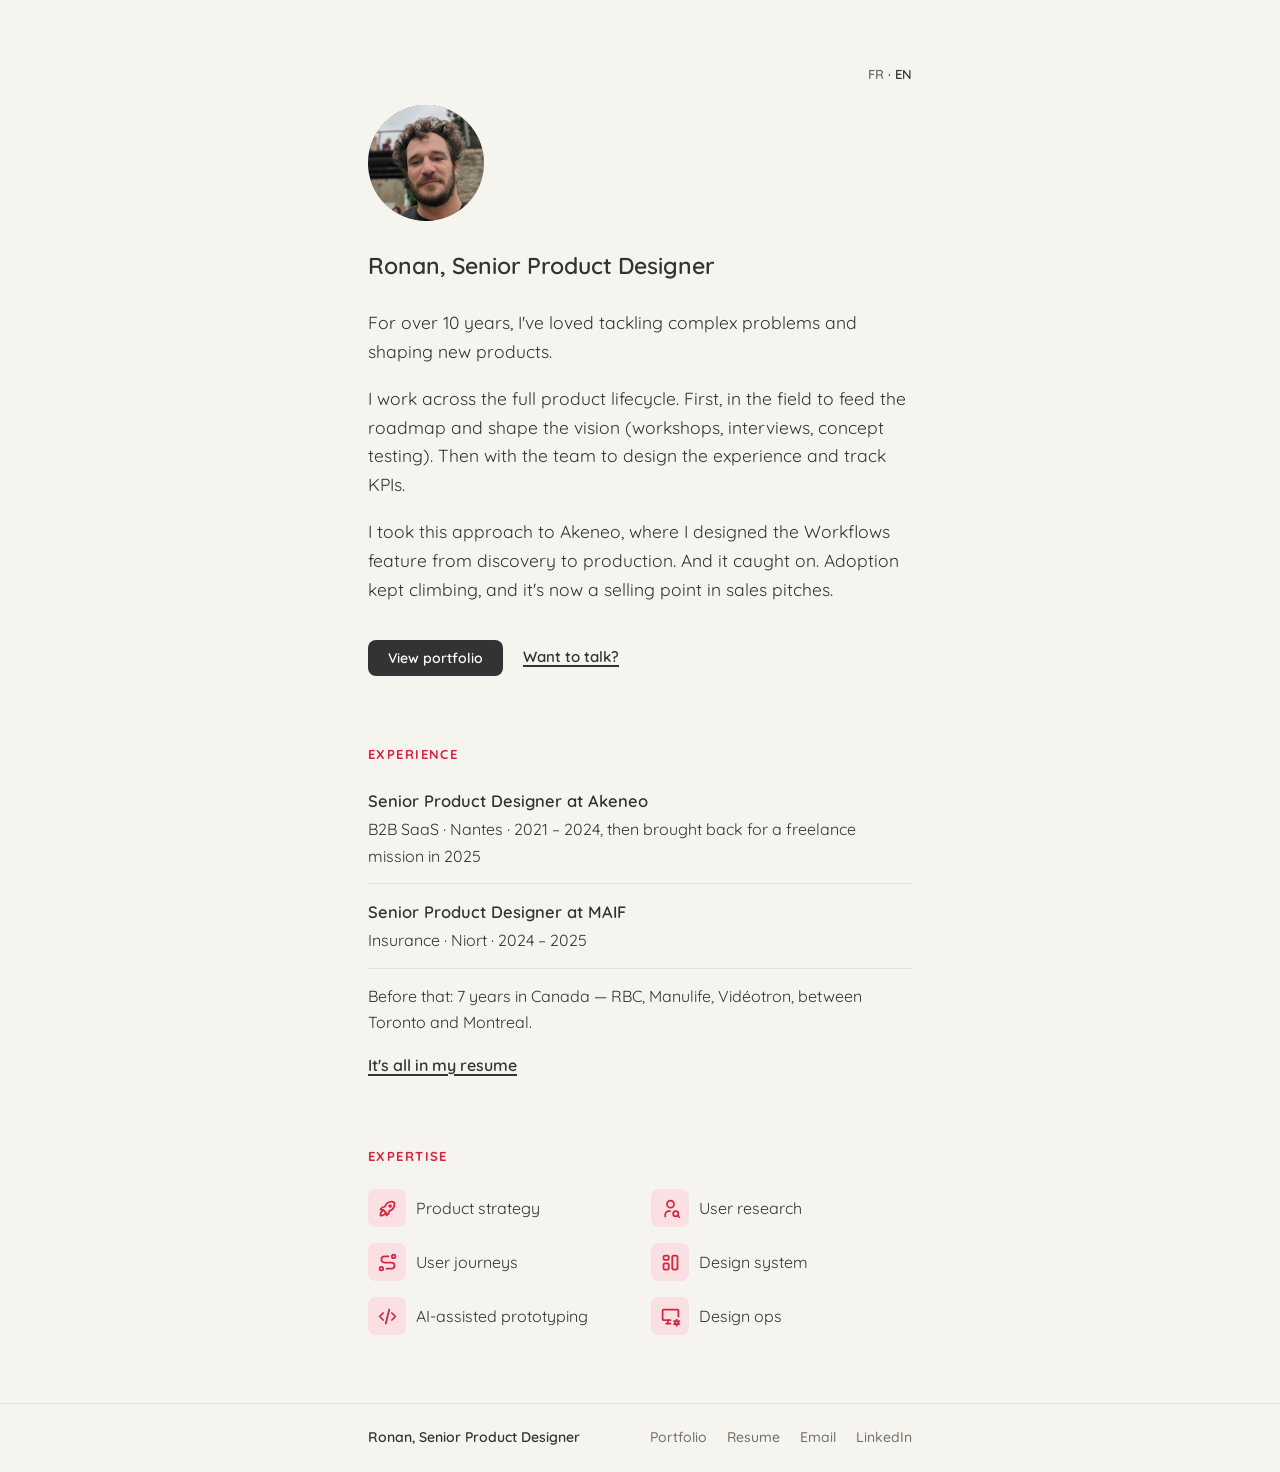
<file: index.html>
<!DOCTYPE html>
<html lang="en">
<head>
  <meta charset="UTF-8">
  <meta name="viewport" content="width=device-width, initial-scale=1.0">
  <title>Redirecting…</title>
  <meta http-equiv="refresh" content="0; url=./en/">
  <script>
    (function () {
      const preferredLanguages = Array.isArray(navigator.languages)
        ? navigator.languages
        : [navigator.language || navigator.userLanguage || 'en'];

      const prefersFrench = preferredLanguages.some((language) =>
        (language || '').toLowerCase().startsWith('fr')
      );

      const target = prefersFrench ? './fr/' : './en/';
      window.location.replace(target);
    })();
  </script>
</head>
<body>
  <p>Redirecting…</p>
</body>
</html>
</file>
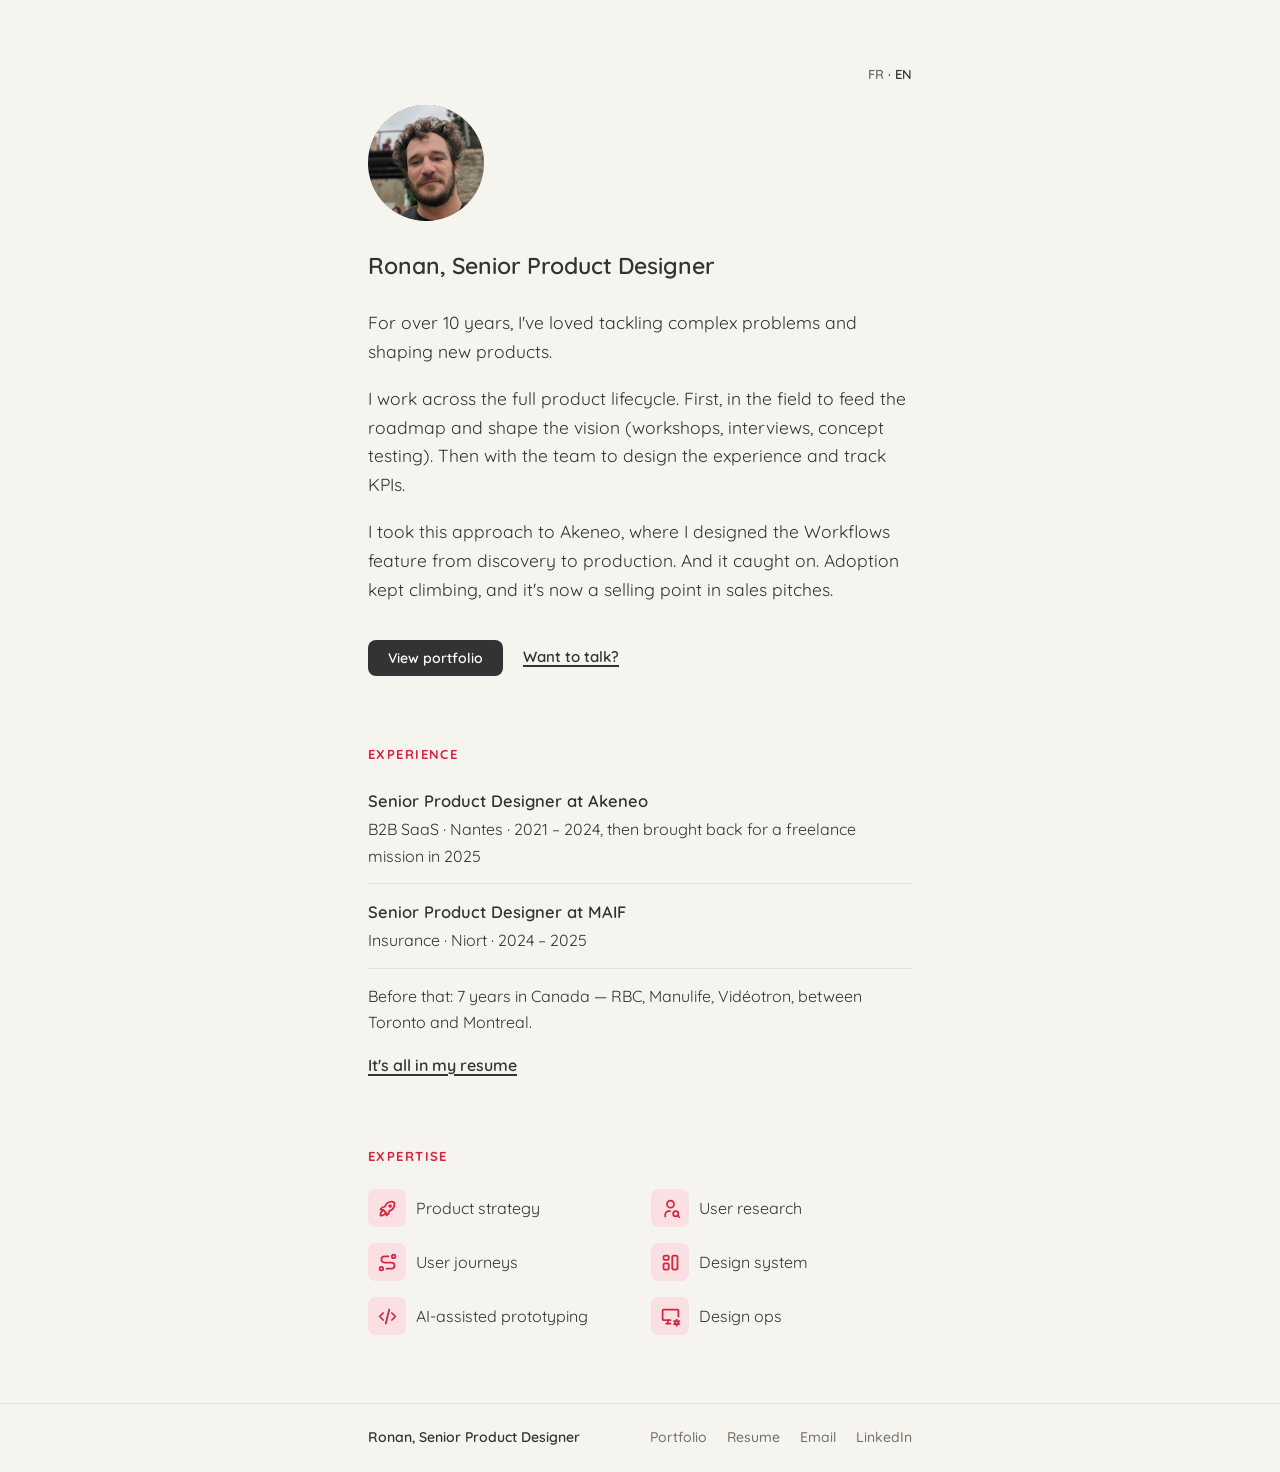
<file: en/index.html>
<!DOCTYPE html>
<html lang="en">
<head>
  <meta charset="UTF-8">
  <meta name="viewport" content="width=device-width, initial-scale=1.0">
  <title>Ronan Le Morvan — Senior Product Designer</title>
  <meta name="description" content="Senior product designer. I tackle complex problems and shape new products.">

  <link rel="icon" href="../favicon.svg" type="image/svg+xml">

  <!-- Social share preview -->
  <meta property="og:type" content="website">
  <meta property="og:title" content="Ronan, Senior Product Designer">
  <meta property="og:description" content="Senior product designer. I tackle complex problems and shape new products.">
  <meta property="og:image" content="https://www.ronanlemorvan.com/og-en.png">
  <meta property="og:url" content="https://www.ronanlemorvan.com/en/">
  <meta name="twitter:card" content="summary_large_image">
  <meta name="twitter:title" content="Ronan, Senior Product Designer">
  <meta name="twitter:description" content="Senior product designer. I tackle complex problems and shape new products.">
  <meta name="twitter:image" content="https://www.ronanlemorvan.com/og-en.png">
  <link rel="preconnect" href="https://fonts.googleapis.com">
  <link rel="preconnect" href="https://fonts.gstatic.com" crossorigin>
  <link href="https://fonts.googleapis.com/css2?family=Quicksand:wght@400;500;600;700&display=swap" rel="stylesheet">
  <link rel="stylesheet" href="../styles.css">
</head>
<body class="home">
  <main class="page">
    <div class="lang"><a href="../fr/">FR</a> · <span class="active">EN</span></div>
    <img class="photo" src="../photo.png" alt="Ronan Le Morvan">
    <h1>Ronan, Senior Product Designer</h1>

    <p class="prose">For over 10 years, I've loved tackling complex problems and shaping new products.</p>
    <p class="prose">I work across the full product lifecycle. First, in the field to feed the roadmap and shape the vision (workshops, interviews, concept testing). Then with the team to design the experience and track KPIs.</p>
    <p class="prose">I took this approach to Akeneo, where I designed the Workflows feature from discovery to production. And it caught on. Adoption kept climbing, and it's now a selling point in sales pitches.</p>

    <div class="top-cta">
      <a class="btn" href="portfolio/">View portfolio</a>
      <a class="link" href="mailto:ronan.lemorvan@gmail.com?subject=An%20opportunity%20for%20you">Want to talk?</a>
    </div>

    <section>
      <h2>Experience</h2>
      <ul class="xp">
        <li>
          <span class="role">Senior Product Designer at Akeneo</span>
          B2B SaaS · Nantes · 2021 – 2024, then brought back for a freelance mission in 2025
        </li>
        <li>
          <span class="role">Senior Product Designer at MAIF</span>
          Insurance · Niort · 2024 – 2025
        </li>
        <li class="muted">
          Before that: 7 years in Canada — RBC, Manulife, Vidéotron, between Toronto and Montreal.<br><a class="cvlink" href="Resume_Ronan_Le_Morvan_Product_designer_EN.pdf" target="_blank" rel="noopener">It's all in my resume</a>
        </li>
      </ul>
    </section>

    <section>
      <h2>Expertise</h2>
      <div class="skills">
        <div class="skill">
          <span class="ico"><svg width="15" height="15" viewBox="0 0 24 24" fill="none" stroke="currentColor" stroke-width="2" stroke-linecap="round" stroke-linejoin="round"><path d="M4 13a8 8 0 0 1 7 7a6 6 0 0 0 3 -5a9 9 0 0 0 6 -8a3 3 0 0 0 -3 -3a9 9 0 0 0 -8 6a6 6 0 0 0 -5 3" /><path d="M7 14a6 6 0 0 0 -3 6a6 6 0 0 0 6 -3" /><path d="M14 9a1 1 0 1 0 2 0a1 1 0 1 0 -2 0" /></svg></span>
          Product strategy
        </div>
        <div class="skill">
          <span class="ico"><svg width="15" height="15" viewBox="0 0 24 24" fill="none" stroke="currentColor" stroke-width="2" stroke-linecap="round" stroke-linejoin="round"><path d="M8 7a4 4 0 1 0 8 0a4 4 0 0 0 -8 0" /><path d="M6 21v-2a4 4 0 0 1 4 -4h1.5" /><path d="M15 18a3 3 0 1 0 6 0a3 3 0 1 0 -6 0" /><path d="M20.2 20.2l1.8 1.8" /></svg></span>
          User research
        </div>
        <div class="skill">
          <span class="ico"><svg width="15" height="15" viewBox="0 0 24 24" fill="none" stroke="currentColor" stroke-width="2" stroke-linecap="round" stroke-linejoin="round"><path d="M3 19a2 2 0 1 0 4 0a2 2 0 0 0 -4 0" /><path d="M19 7a2 2 0 1 0 0 -4a2 2 0 0 0 0 4" /><path d="M11 19h5.5a3.5 3.5 0 0 0 0 -7h-8a3.5 3.5 0 0 1 0 -7h4.5" /></svg></span>
          User journeys
        </div>
        <div class="skill">
          <span class="ico"><svg width="15" height="15" viewBox="0 0 24 24" fill="none" stroke="currentColor" stroke-width="2" stroke-linecap="round" stroke-linejoin="round"><path d="M4 6a2 2 0 0 1 2 -2h2a2 2 0 0 1 2 2v1a2 2 0 0 1 -2 2h-2a2 2 0 0 1 -2 -2l0 -1" /><path d="M4 15a2 2 0 0 1 2 -2h2a2 2 0 0 1 2 2v3a2 2 0 0 1 -2 2h-2a2 2 0 0 1 -2 -2l0 -3" /><path d="M14 6a2 2 0 0 1 2 -2h2a2 2 0 0 1 2 2v12a2 2 0 0 1 -2 2h-2a2 2 0 0 1 -2 -2l0 -12" /></svg></span>
          Design system
        </div>
        <div class="skill">
          <span class="ico"><svg width="15" height="15" viewBox="0 0 24 24" fill="none" stroke="currentColor" stroke-width="2" stroke-linecap="round" stroke-linejoin="round"><path d="M7 8l-4 4l4 4" /><path d="M17 8l4 4l-4 4" /><path d="M14 4l-4 16" /></svg></span>
          AI-assisted prototyping
        </div>
        <div class="skill">
          <span class="ico"><svg width="15" height="15" viewBox="0 0 24 24" fill="none" stroke="currentColor" stroke-width="2" stroke-linecap="round" stroke-linejoin="round"><path d="M12 16h-8a1 1 0 0 1 -1 -1v-10a1 1 0 0 1 1 -1h16a1 1 0 0 1 1 1v7" /><path d="M7 20h5" /><path d="M9 16v4" /><path d="M17.001 19a2 2 0 1 0 4 0a2 2 0 1 0 -4 0" /><path d="M19.001 15.5v1.5" /><path d="M19.001 21v1.5" /><path d="M22.032 17.25l-1.299 .75" /><path d="M17.27 20l-1.3 .75" /><path d="M15.97 17.25l1.3 .75" /><path d="M20.733 20l1.3 .75" /></svg></span>
          Design ops
        </div>
      </div>
    </section>

  </main>

  <footer>
    <div class="foot-inner">
      <a class="foot-name" href="./">Ronan, Senior Product Designer</a>
      <div class="foot-links">
        <a href="portfolio/">Portfolio</a>
        <a href="Resume_Ronan_Le_Morvan_Product_designer_EN.pdf" target="_blank" rel="noopener">Resume</a>
        <a href="mailto:ronan.lemorvan@gmail.com">Email</a>
        <a href="https://www.linkedin.com/in/ronanlemorvan" target="_blank" rel="noopener">LinkedIn</a>
      </div>
    </div>
  </footer>
</body>
</html>
</file>
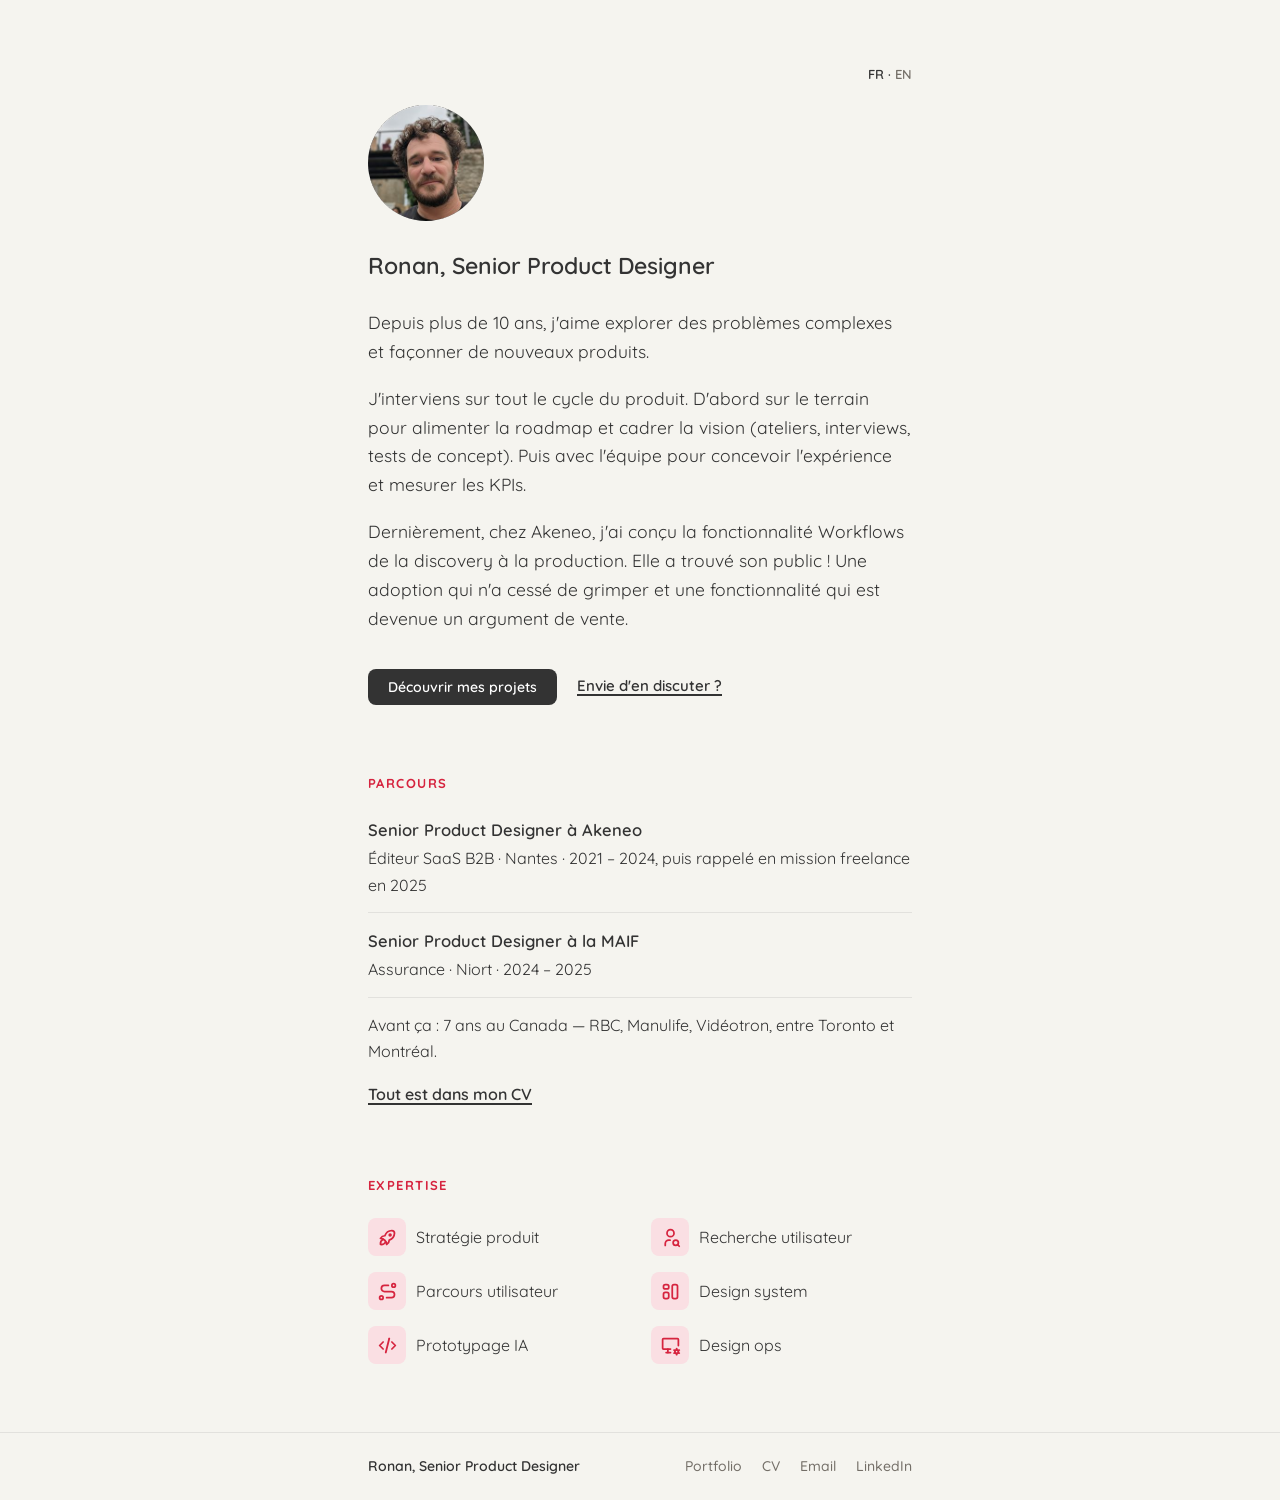
<file: fr/index.html>
<!DOCTYPE html>
<html lang="fr">
<head>
  <meta charset="UTF-8">
  <meta name="viewport" content="width=device-width, initial-scale=1.0">
  <title>Ronan Le Morvan — Senior Product Designer</title>
  <meta name="description" content="Senior Product Designer. Je traduis des problématiques métier complexes en expériences simples et efficaces.">

  <link rel="icon" href="../favicon.svg" type="image/svg+xml">

  <!-- Aperçu de partage (LinkedIn, Slack, mail…) -->
  <meta property="og:type" content="website">
  <meta property="og:title" content="Ronan, Senior Product Designer">
  <meta property="og:description" content="Senior Product Designer — je traduis des problématiques métier complexes en expériences simples et efficaces.">
  <meta property="og:image" content="https://www.ronanlemorvan.com/fr/og.png">
  <meta property="og:url" content="https://www.ronanlemorvan.com/fr/">
  <meta name="twitter:card" content="summary_large_image">
  <meta name="twitter:title" content="Ronan, Senior Product Designer">
  <meta name="twitter:description" content="Senior Product Designer — je traduis des problématiques métier complexes en expériences simples et efficaces.">
  <meta name="twitter:image" content="https://www.ronanlemorvan.com/fr/og.png">
  <link rel="preconnect" href="https://fonts.googleapis.com">
  <link rel="preconnect" href="https://fonts.gstatic.com" crossorigin>
  <link href="https://fonts.googleapis.com/css2?family=Quicksand:wght@400;500;600;700&display=swap" rel="stylesheet">
  <link rel="stylesheet" href="../styles.css">
</head>
<body class="home">
  <main class="page">
    <div class="lang"><span class="active">FR</span> · <a href="../en/">EN</a></div>
    <img class="photo" src="../photo.png" alt="Ronan Le Morvan">
    <h1>Ronan, Senior Product Designer</h1>

    <p class="prose">Depuis plus de 10 ans, j'aime explorer des problèmes complexes et façonner de nouveaux produits.</p>
    <p class="prose">J'interviens sur tout le cycle du produit. D'abord sur le terrain pour alimenter la roadmap et cadrer la vision (ateliers, interviews, tests de concept). Puis avec l'équipe pour concevoir l'expérience et mesurer les KPIs.</p>
    <p class="prose">Dernièrement, chez Akeneo, j'ai conçu la fonctionnalité Workflows de la discovery à la production. Elle a trouvé son public ! Une adoption qui n'a cessé de grimper et une fonctionnalité qui est devenue un argument de vente.</p>
    <div class="top-cta">
      <a class="btn"  href="portfolio/">Découvrir mes projets</a>
      <a class="link" href="mailto:ronan.lemorvan@gmail.com?subject=Une%20opportunit%C3%A9%20en%20t%C3%AAte">Envie d'en discuter&nbsp;?</a>
    </div>

    <section>
      <h2>Parcours</h2>
      <ul class="xp">
        <li>
          <span class="role">Senior Product Designer à Akeneo</span>
          Éditeur SaaS B2B · Nantes · 2021 – 2024, puis rappelé en mission freelance en 2025
        </li>
        <li>
          <span class="role">Senior Product Designer à la MAIF</span>
          Assurance · Niort · 2024 – 2025
        </li>
        <li class="muted">
          Avant ça&nbsp;: 7 ans au Canada — RBC, Manulife, Vidéotron, entre Toronto et Montréal.<br><a class="cvlink" href="Resume_Ronan_Le_Morvan_Product_designer_FR.pdf" target="_blank" rel="noopener">Tout est dans mon CV</a>
        </li>
      </ul>
    </section>

    <section>
      <h2>Expertise</h2>
      <div class="skills">
        <div class="skill">
          <span class="ico"><svg width="15" height="15" viewBox="0 0 24 24" fill="none" stroke="currentColor" stroke-width="2" stroke-linecap="round" stroke-linejoin="round"><path d="M4 13a8 8 0 0 1 7 7a6 6 0 0 0 3 -5a9 9 0 0 0 6 -8a3 3 0 0 0 -3 -3a9 9 0 0 0 -8 6a6 6 0 0 0 -5 3" /><path d="M7 14a6 6 0 0 0 -3 6a6 6 0 0 0 6 -3" /><path d="M14 9a1 1 0 1 0 2 0a1 1 0 1 0 -2 0" /></svg></span>
          Stratégie produit
        </div>
        <div class="skill">
          <span class="ico"><svg width="15" height="15" viewBox="0 0 24 24" fill="none" stroke="currentColor" stroke-width="2" stroke-linecap="round" stroke-linejoin="round"><path d="M8 7a4 4 0 1 0 8 0a4 4 0 0 0 -8 0" /><path d="M6 21v-2a4 4 0 0 1 4 -4h1.5" /><path d="M15 18a3 3 0 1 0 6 0a3 3 0 1 0 -6 0" /><path d="M20.2 20.2l1.8 1.8" /></svg></span>
          Recherche utilisateur
        </div>
        <div class="skill">
          <span class="ico"><svg width="15" height="15" viewBox="0 0 24 24" fill="none" stroke="currentColor" stroke-width="2" stroke-linecap="round" stroke-linejoin="round"><path d="M3 19a2 2 0 1 0 4 0a2 2 0 0 0 -4 0" /><path d="M19 7a2 2 0 1 0 0 -4a2 2 0 0 0 0 4" /><path d="M11 19h5.5a3.5 3.5 0 0 0 0 -7h-8a3.5 3.5 0 0 1 0 -7h4.5" /></svg></span>
          Parcours utilisateur
        </div>
        <div class="skill">
          <span class="ico"><svg width="15" height="15" viewBox="0 0 24 24" fill="none" stroke="currentColor" stroke-width="2" stroke-linecap="round" stroke-linejoin="round"><path d="M4 6a2 2 0 0 1 2 -2h2a2 2 0 0 1 2 2v1a2 2 0 0 1 -2 2h-2a2 2 0 0 1 -2 -2l0 -1" /><path d="M4 15a2 2 0 0 1 2 -2h2a2 2 0 0 1 2 2v3a2 2 0 0 1 -2 2h-2a2 2 0 0 1 -2 -2l0 -3" /><path d="M14 6a2 2 0 0 1 2 -2h2a2 2 0 0 1 2 2v12a2 2 0 0 1 -2 2h-2a2 2 0 0 1 -2 -2l0 -12" /></svg></span>
          Design system
        </div>
        <div class="skill">
          <span class="ico"><svg width="15" height="15" viewBox="0 0 24 24" fill="none" stroke="currentColor" stroke-width="2" stroke-linecap="round" stroke-linejoin="round"><path d="M7 8l-4 4l4 4" /><path d="M17 8l4 4l-4 4" /><path d="M14 4l-4 16" /></svg></span>
          Prototypage IA
        </div>
        <div class="skill">
          <span class="ico"><svg width="15" height="15" viewBox="0 0 24 24" fill="none" stroke="currentColor" stroke-width="2" stroke-linecap="round" stroke-linejoin="round"><path d="M12 16h-8a1 1 0 0 1 -1 -1v-10a1 1 0 0 1 1 -1h16a1 1 0 0 1 1 1v7" /><path d="M7 20h5" /><path d="M9 16v4" /><path d="M17.001 19a2 2 0 1 0 4 0a2 2 0 1 0 -4 0" /><path d="M19.001 15.5v1.5" /><path d="M19.001 21v1.5" /><path d="M22.032 17.25l-1.299 .75" /><path d="M17.27 20l-1.3 .75" /><path d="M15.97 17.25l1.3 .75" /><path d="M20.733 20l1.3 .75" /></svg></span>
          Design ops
        </div>
      </div>
    </section>

  </main>

  <footer>
    <div class="foot-inner">
      <a class="foot-name" href="./">Ronan, Senior Product Designer</a>
      <div class="foot-links">
        <a href="portfolio/">Portfolio</a>
        <a href="Resume_Ronan_Le_Morvan_Product_designer_FR.pdf" target="_blank" rel="noopener">CV</a>
        <a href="mailto:ronan.lemorvan@gmail.com">Email</a>
        <a href="https://www.linkedin.com/in/ronanlemorvan" target="_blank" rel="noopener">LinkedIn</a>
      </div>
    </div>
  </footer>
</body>
</html>
</file>
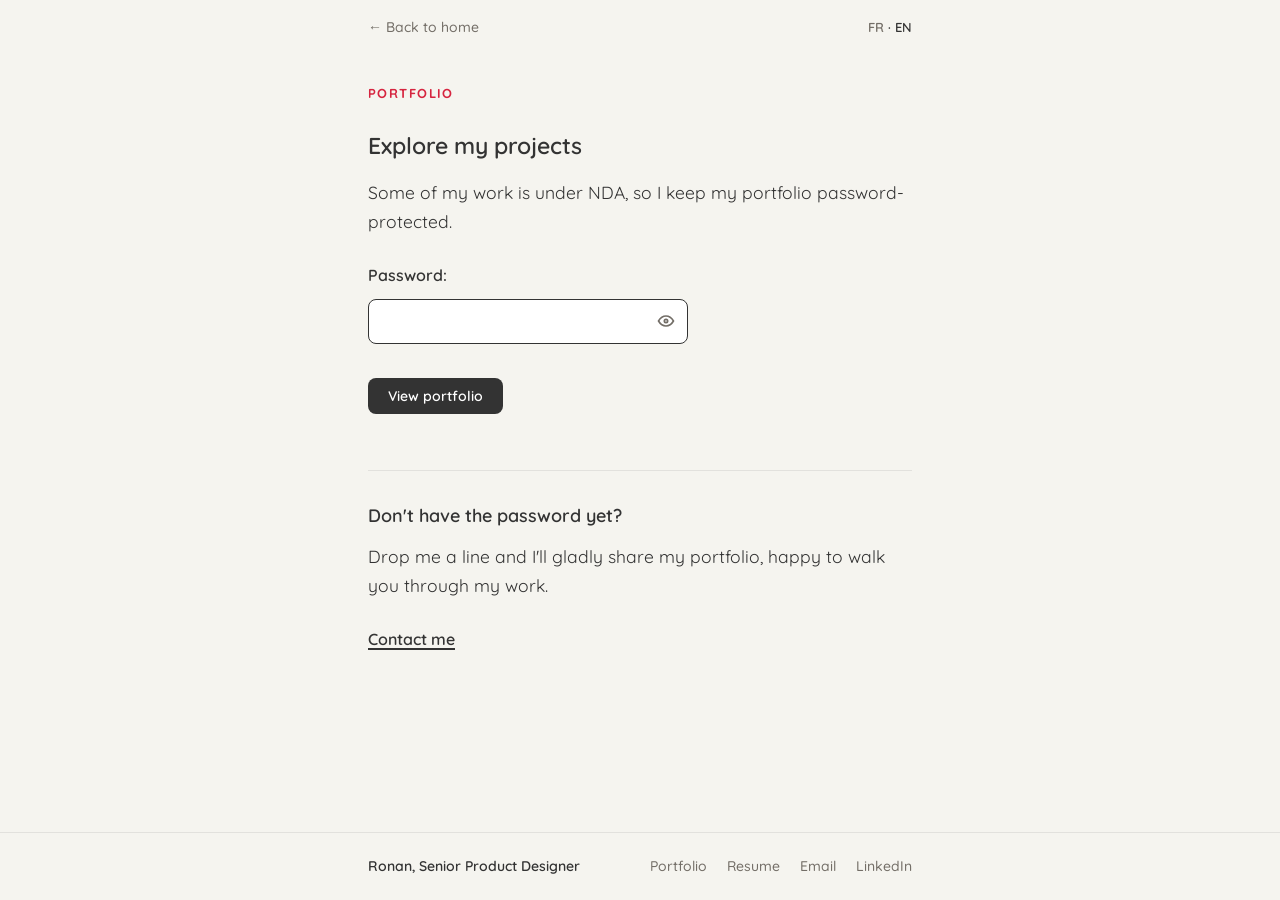
<file: en/portfolio/index.html>
<!DOCTYPE html>
<html lang="en">
<head>
  <meta charset="UTF-8">
  <meta name="viewport" content="width=device-width, initial-scale=1.0">
  <title>Portfolio — Ronan Le Morvan</title>
  <meta name="robots" content="noindex">
  <meta name="description" content="Ronan Le Morvan's portfolio — protected access.">
  <link rel="icon" href="../../favicon.svg" type="image/svg+xml">
  <link rel="preconnect" href="https://fonts.googleapis.com">
  <link rel="preconnect" href="https://fonts.gstatic.com" crossorigin>
  <link href="https://fonts.googleapis.com/css2?family=Quicksand:wght@400;500;600;700&display=swap" rel="stylesheet">
  <link rel="stylesheet" href="../../styles.css">
</head>
<body>
  <main class="page portfolio">
    <div class="portfolio-header">
      <a class="back" href="../">← Back to home</a>
      <div class="lang"><a href="../../fr/portfolio/">FR</a> · <span class="active">EN</span></div>
    </div>

    <p class="eyebrow">Portfolio</p>
    <h1>Explore my projects</h1>
    <p class="prose">Some of my work is under NDA, so I keep my portfolio password-protected.</p>

    <form id="gate" autocomplete="off">
      <label for="pwd">Password:</label>
      <div class="field">
        <input type="password" id="pwd" name="pwd" autofocus>
        <button type="button" class="toggle" id="toggle" aria-label="Show password">
          <svg class="icon-on" viewBox="0 0 24 24" fill="none" stroke="currentColor" stroke-width="2" stroke-linecap="round" stroke-linejoin="round"><path d="M10 12a2 2 0 1 0 4 0a2 2 0 0 0 -4 0" /><path d="M21 12c-2.4 4 -5.4 6 -9 6c-3.6 0 -6.6 -2 -9 -6c2.4 -4 5.4 -6 9 -6c3.6 0 6.6 2 9 6" /></svg>
          <svg class="icon-off" viewBox="0 0 24 24" fill="none" stroke="currentColor" stroke-width="2" stroke-linecap="round" stroke-linejoin="round"><path d="M10.585 10.587a2 2 0 0 0 2.829 2.828" /><path d="M16.681 16.673a8.717 8.717 0 0 1 -4.681 1.327c-3.6 0 -6.6 -2 -9 -6c1.272 -2.12 2.712 -3.678 4.32 -4.674m2.86 -1.146a9.055 9.055 0 0 1 1.82 -.18c3.6 0 6.6 2 9 6c-.666 1.11 -1.379 2.067 -2.138 2.87" /><path d="M3 3l18 18" /></svg>
        </button>
      </div>
      <p class="error" id="error" role="alert">Incorrect password.</p>
      <button class="btn" type="submit">View portfolio</button>
    </form>

    <div class="help">
      <h2>Don't have the password yet?</h2>
      <p class="prose">Drop me a line and I'll gladly share my portfolio, happy to walk you through my work.</p>
      <a href="mailto:ronan.lemorvan@gmail.com?subject=Portfolio%20access">Contact me</a>
    </div>
  </main>

  <footer>
    <div class="foot-inner">      
      <a class="foot-name" href="../">Ronan, Senior Product Designer</a>
      <div class="foot-links">
        <a href="./">Portfolio</a>
        <a href="../Resume_Ronan_Le_Morvan_Product_designer_EN.pdf" target="_blank" rel="noopener">Resume</a>
        <a href="mailto:ronan.lemorvan@gmail.com">Email</a>
        <a href="https://www.linkedin.com/in/ronanlemorvan" target="_blank" rel="noopener">LinkedIn</a>
      </div>
    </div>
  </footer>

  <script>
    // ⚠️ À personnaliser :
    // Mot de passe stocké en HASH SHA-256 — le mot de passe en clair n'apparaît pas ici.
    // Pour le changer : voir la note tout en bas de ce script.
    const PASSWORD_HASH = "afc4283972e5d29c8d96c5f2c95f60c217e25e952097a6b129f023a7a92e3edc";
    const PORTFOLIO_URL = "../Portfolio_Ronan_Le_Morvan_Product_designer_EN.pdf"; // ← le nom de ton PDF (version EN)

    const form = document.getElementById('gate');
    const input = document.getElementById('pwd');
    const error = document.getElementById('error');
    const toggle = document.getElementById('toggle');

    async function sha256(text) {
      const buf = await crypto.subtle.digest('SHA-256', new TextEncoder().encode(text));
      return [...new Uint8Array(buf)].map(b => b.toString(16).padStart(2, '0')).join('');
    }

    form.addEventListener('submit', async function (e) {
      e.preventDefault();
      const hash = await sha256(input.value);
      if (hash === PASSWORD_HASH) {
        window.location.href = PORTFOLIO_URL;
      } else {
        error.classList.add('show');
        input.classList.add('invalid');
        input.focus();
      }
    });

    input.addEventListener('input', function () {
      error.classList.remove('show');
      input.classList.remove('invalid');
    });

    toggle.addEventListener('click', function () {
      const show = input.type === 'password';
      input.type = show ? 'text' : 'password';
      toggle.classList.toggle('on', show);
      toggle.setAttribute('aria-label', show ? 'Hide password' : 'Show password');
      input.focus();
    });

    /* ── Changer le mot de passe ─────────────────────────────────
       1. Ouvre la page EN LIGNE (https), appuie sur F12 → onglet "Console".
       2. Colle cette ligne en remplaçant TON_MOT_DE_PASSE :
          crypto.subtle.digest('SHA-256', new TextEncoder().encode('TON_MOT_DE_PASSE')).then(b=>console.log([...new Uint8Array(b)].map(x=>x.toString(16).padStart(2,'0')).join('')))
       3. Copie le résultat et colle-le dans PASSWORD_HASH ci-dessus.
       ──────────────────────────────────────────────────────────── */
  </script>
</body>
</html>
</file>
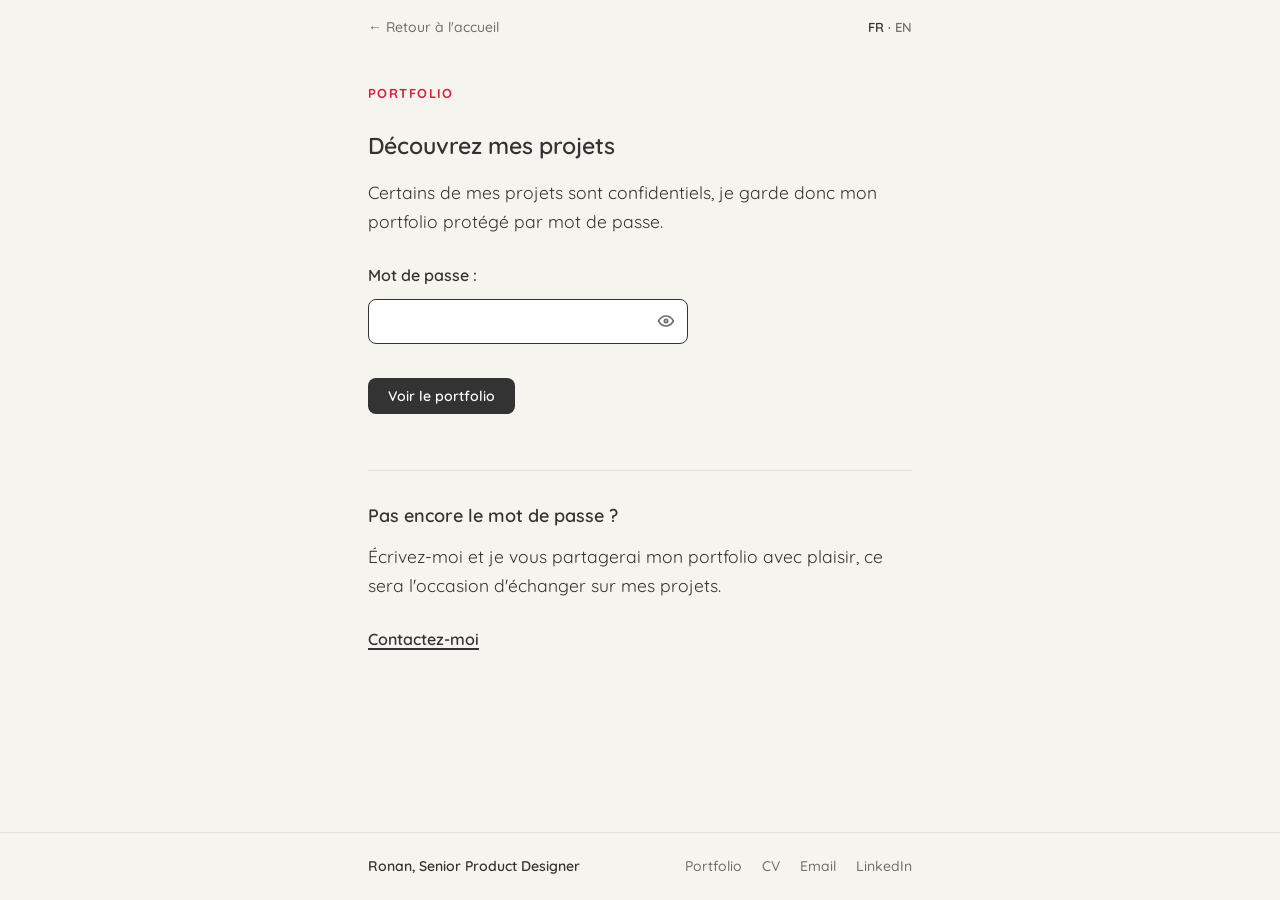
<file: fr/portfolio/index.html>
<!DOCTYPE html>
<html lang="fr">
<head>
  <meta charset="UTF-8">
  <meta name="viewport" content="width=device-width, initial-scale=1.0">
  <title>Portfolio — Ronan Le Morvan</title>
  <meta name="robots" content="noindex">
  <meta name="description" content="Portfolio de Ronan Le Morvan — accès protégé.">
  <link rel="icon" href="../../favicon.svg" type="image/svg+xml">
  <link rel="preconnect" href="https://fonts.googleapis.com">
  <link rel="preconnect" href="https://fonts.gstatic.com" crossorigin>
  <link href="https://fonts.googleapis.com/css2?family=Quicksand:wght@400;500;600;700&display=swap" rel="stylesheet">
  <link rel="stylesheet" href="../../styles.css">
</head>
<body>
  <main class="page portfolio">
    <div class="portfolio-header">
      <a class="back" href="../">← Retour à l'accueil</a>
      <div class="lang"><span class="active">FR</span> · <a href="../../en/portfolio/">EN</a></div>
    </div>

    <p class="eyebrow">Portfolio</p>
    <h1>Découvrez mes projets</h1>
    <p class="prose">Certains de mes projets sont confidentiels, je garde donc mon portfolio protégé par mot de passe.</p>

    <form id="gate" autocomplete="off">
      <label for="pwd">Mot de passe :</label>
      <div class="field">
        <input type="password" id="pwd" name="pwd" autofocus>
        <button type="button" class="toggle" id="toggle" aria-label="Afficher le mot de passe">
          <svg class="icon-on" viewBox="0 0 24 24" fill="none" stroke="currentColor" stroke-width="2" stroke-linecap="round" stroke-linejoin="round"><path d="M10 12a2 2 0 1 0 4 0a2 2 0 0 0 -4 0" /><path d="M21 12c-2.4 4 -5.4 6 -9 6c-3.6 0 -6.6 -2 -9 -6c2.4 -4 5.4 -6 9 -6c3.6 0 6.6 2 9 6" /></svg>
          <svg class="icon-off" viewBox="0 0 24 24" fill="none" stroke="currentColor" stroke-width="2" stroke-linecap="round" stroke-linejoin="round"><path d="M10.585 10.587a2 2 0 0 0 2.829 2.828" /><path d="M16.681 16.673a8.717 8.717 0 0 1 -4.681 1.327c-3.6 0 -6.6 -2 -9 -6c1.272 -2.12 2.712 -3.678 4.32 -4.674m2.86 -1.146a9.055 9.055 0 0 1 1.82 -.18c3.6 0 6.6 2 9 6c-.666 1.11 -1.379 2.067 -2.138 2.87" /><path d="M3 3l18 18" /></svg>
        </button>
      </div>
      <p class="error" id="error" role="alert">Mot de passe incorrect.</p>
      <button class="btn" type="submit">Voir le portfolio</button>
    </form>

    <div class="help">
      <h2>Pas encore le mot de passe ?</h2>
      <p class="prose">Écrivez-moi et je vous partagerai mon portfolio avec plaisir, ce sera l'occasion d'échanger sur mes projets.</p>
      <a href="mailto:ronan.lemorvan@gmail.com?subject=Acc%C3%A8s%20au%20portfolio">Contactez-moi</a>
    </div>
  </main>

  <footer>
    <div class="foot-inner">
      <a class="foot-name" href="../">Ronan, Senior Product Designer</a>
      <div class="foot-links">
        <a href="./">Portfolio</a>
        <a href="../Resume_Ronan_Le_Morvan_Product_designer_FR.pdf" target="_blank" rel="noopener">CV</a>
        <a href="mailto:ronan.lemorvan@gmail.com">Email</a>
        <a href="https://www.linkedin.com/in/ronanlemorvan" target="_blank" rel="noopener">LinkedIn</a>
      </div>
    </div>
  </footer>

  <script>
    // ⚠️ À personnaliser :
    // Mot de passe stocké en HASH SHA-256 — le mot de passe en clair n'apparaît pas ici.
    // Pour le changer : voir la note tout en bas de ce script.
    const PASSWORD_HASH = "afc4283972e5d29c8d96c5f2c95f60c217e25e952097a6b129f023a7a92e3edc";
    const PORTFOLIO_URL = "../Portfolio_Ronan_Le_Morvan_Product_designer_FR.pdf"; // ← le nom de ton PDF

    const form = document.getElementById('gate');
    const input = document.getElementById('pwd');
    const error = document.getElementById('error');
    const toggle = document.getElementById('toggle');

    async function sha256(text) {
      const buf = await crypto.subtle.digest('SHA-256', new TextEncoder().encode(text));
      return [...new Uint8Array(buf)].map(b => b.toString(16).padStart(2, '0')).join('');
    }

    form.addEventListener('submit', async function (e) {
      e.preventDefault();
      const hash = await sha256(input.value);
      if (hash === PASSWORD_HASH) {
        window.location.href = PORTFOLIO_URL;
      } else {
        error.classList.add('show');
        input.classList.add('invalid');
        input.focus();
      }
    });

    input.addEventListener('input', function () {
      error.classList.remove('show');
      input.classList.remove('invalid');
    });

    toggle.addEventListener('click', function () {
      const show = input.type === 'password';
      input.type = show ? 'text' : 'password';
      toggle.classList.toggle('on', show);
      toggle.setAttribute('aria-label', show ? 'Masquer le mot de passe' : 'Afficher le mot de passe');
      input.focus();
    });

    /* ── Changer le mot de passe ─────────────────────────────────
       1. Ouvre la page EN LIGNE (https), appuie sur F12 → onglet "Console".
       2. Colle cette ligne en remplaçant TON_MOT_DE_PASSE :
          crypto.subtle.digest('SHA-256', new TextEncoder().encode('TON_MOT_DE_PASSE')).then(b=>console.log([...new Uint8Array(b)].map(x=>x.toString(16).padStart(2,'0')).join('')))
       3. Copie le résultat et colle-le dans PASSWORD_HASH ci-dessus.
       ──────────────────────────────────────────────────────────── */
  </script>
</body>
</html>
</file>
<file: styles.css>
/* ============================================================
   Ronan Le Morvan — feuille de style partagée
   Utilisée par index.html, portfolio.html et les futures pages
   (versions EN, etc.). La page d'accueil porte la classe .home
   sur <body> pour ses quelques variantes d'espacement.
   ============================================================ */

:root {
  --bg: #F5F4EF;
  --ink: #333333;
  --ink-soft: #736e67;
  --accent: #D6243F;
  --accent-bg: rgba(214, 36, 63, 0.08);
  --line: rgba(59, 59, 59, 0.1);
}

* { margin: 0; padding: 0; box-sizing: border-box; }

body {
  background: var(--bg);
  color: var(--ink);
  font-family: 'Quicksand', -apple-system, BlinkMacSystemFont, sans-serif;
  line-height: 1.65;
  min-height: 100vh;
  display: flex;
  flex-direction: column;
}

.page {
  width: 100%;
  max-width: 520px;
  margin: 0 auto;
  padding: 48px 28px 40px;
  flex: 1 0 auto;
}

/* --- Typographie --- */
h1 {
  font-size: 20px;
  font-weight: 600;
  color: var(--ink);
  margin-bottom: 14px;
}
.home h1 { line-height: 1.5; margin-bottom: 24px; }

.eyebrow {
  font-size: 12.5px;
  font-weight: 700;
  letter-spacing: 0.11em;
  text-transform: uppercase;
  color: var(--accent);
  margin-bottom: 10px;
}

p.prose {
  font-size: 16px;
  font-weight: 400;
  color: var(--ink);
  margin-bottom: 26px;
}
.home p.prose { margin-bottom: 18px; }
p.prose a {
  color: var(--ink);
  text-decoration: underline;
  text-decoration-thickness: 1.5px;
  text-underline-offset: 3px;
}
p.prose a:hover { color: var(--accent); }

/* Titres de section (eyebrows rouges) */
section { margin-top: 68px; }
h2 {
  font-size: 12.5px;
  font-weight: 700;
  letter-spacing: 0.11em;
  text-transform: uppercase;
  color: var(--accent);
  margin-bottom: 22px;
}

/* Lien retour (portfolio) */
.back {
  display: inline-block;
  font-size: 14px;
  font-weight: 500;
  color: var(--ink-soft);
  text-decoration: none;
  margin-bottom: 40px;
}
.back:hover { color: var(--accent); }

.lang { text-align: right; font-size: 13px; font-weight: 600; margin-bottom: 20px; }
.lang a { color: var(--ink-soft); text-decoration: none; }
.lang a:hover { color: var(--accent); }
.lang .active { color: var(--ink); }

.portfolio-header {
  display: flex;
  justify-content: space-between;
  align-items: center;
  gap: 16px;
  margin-bottom: 44px;
}

.page.portfolio {
  padding-top: 16px;
}

.page.portfolio .lang,
.page.portfolio .back {
  margin-bottom: 0;
}

.page.portfolio .eyebrow {
  margin-bottom: 22px;
}

/* Photo (accueil) */
.photo {
  width: 104px;
  height: 104px;
  border-radius: 50%;
  object-fit: cover;
  margin-bottom: 28px;
  display: block;
}

/* Ligne / liens CV */
.cv-row {
  font-size: 15px;
  font-weight: 400;
  color: var(--ink);
  margin-top: 16px;
}
.cv-row a {
  color: var(--ink);
  font-weight: 600;
  text-decoration: underline;
  text-decoration-thickness: 1.5px;
  text-underline-offset: 3px;
}
.cv-row a:hover { color: var(--accent); }

/* Parcours */
.xp { list-style: none; }
.xp li {
  font-size: 15px;
  font-weight: 400;
  color: var(--ink);
  padding: 14px 0;
  border-bottom: 1px solid var(--line);
}
.xp li:first-child { padding-top: 0; }
.xp li:last-child { border-bottom: none; padding-bottom: 0; }
.xp li.muted { color: var(--ink); }
.xp .role { color: var(--ink); font-weight: 600; display: block; font-size: 15.5px; margin-bottom: 2px; }
.xp .tag {
  display: inline-block;
  font-size: 10.5px;
  font-weight: 700;
  letter-spacing: 0.06em;
  text-transform: uppercase;
  color: var(--accent);
  background: var(--accent-bg);
  border-radius: 4px;
  padding: 1px 7px;
  margin-left: 6px;
  vertical-align: 1px;
}
.xp a {
  color: var(--ink);
  font-weight: 600;
  text-decoration: underline;
  text-decoration-thickness: 1.5px;
  text-underline-offset: 3px;
}
.xp a:hover { color: var(--accent); }
.xp .cvlink { display: inline-block; margin-top: 16px; }

/* Expertise (grille de pills) */
.skills {
  display: grid;
  grid-template-columns: 1fr 1fr;
  gap: 16px 22px;
}
.skill {
  display: flex;
  align-items: center;
  gap: 10px;
  font-size: 15px;
  font-weight: 400;
}
.skill .ico {
  width: 38px;
  height: 38px;
  border-radius: 8px;
  background: #FADFE3;
  color: var(--accent);
  display: inline-flex;
  align-items: center;
  justify-content: center;
  flex-shrink: 0;
}
.skill .ico svg { width: 21px; height: 21px; }

/* Contact */
.cta { margin-top: 68px; }
.cta-sub { font-size: 15px; font-weight: 400; color: var(--ink); margin-bottom: 20px; }
.cta-actions { display: flex; align-items: center; gap: 22px; flex-wrap: wrap; }
.cta .cv {
  font-size: 14.5px;
  font-weight: 600;
  color: var(--ink);
  text-decoration: underline;
  text-decoration-thickness: 1.5px;
  text-underline-offset: 3px;
}
.cta .cv:hover { color: var(--accent); }

/* CTA en haut de l'accueil (bouton + lien) */
.top-cta { margin-top: 36px; display: flex; align-items: center; gap: 20px; flex-wrap: wrap; }
.top-cta .link {
  font-size: 15px;
  font-weight: 600;
  color: var(--ink);
  text-decoration: underline;
  text-decoration-thickness: 1.5px;
  text-underline-offset: 3px;
}
.top-cta .link:hover { color: var(--accent); }

/* Bouton */
.btn {
  display: inline-flex;
  align-items: center;
  line-height: 1;
  padding: 11px 20px;
  border-radius: 8px;
  background: var(--ink);
  color: #fff;
  font-family: inherit;
  font-size: 14px;
  font-weight: 600;
  border: none;
  cursor: pointer;
  text-decoration: none;
  transition: transform 0.15s ease, box-shadow 0.15s ease;
}
.btn:hover { transform: translateY(-1px); box-shadow: 0 6px 16px rgba(35, 35, 35, 0.22); }

/* Formulaire mot de passe (portfolio) */
label {
  display: block;
  font-size: 16px;
  font-weight: 600;
  color: var(--ink);
  margin-bottom: 10px;
}
.field {
  position: relative;
  max-width: 320px;
  margin-bottom: 6px;
}
.field input {
  width: 100%;
  display: block;
  font-family: inherit;
  font-size: 15px;
  color: var(--ink);
  background: #fff;
  border: 1px solid var(--line);
  border-radius: 8px;
  padding: 12px 44px 12px 14px;
  transition: border-color 0.15s ease;
}
.field input:focus { outline: none; border-color: var(--ink); }
.field input.invalid,
.field input.invalid:focus { border-color: var(--accent); }
.toggle {
  position: absolute;
  right: 6px;
  top: 50%;
  transform: translateY(-50%);
  display: inline-flex;
  align-items: center;
  justify-content: center;
  padding: 6px;
  background: none;
  border: none;
  cursor: pointer;
  color: var(--ink-soft);
}
.toggle:hover { color: var(--ink); }
.toggle svg { width: 20px; height: 20px; }
.toggle .icon-off { display: none; }
.toggle.on .icon-on { display: none; }
.toggle.on .icon-off { display: inline-flex; }
.error {
  visibility: hidden;
  font-size: 14px;
  font-weight: 500;
  line-height: 1.3;
  color: var(--accent);
  margin: 4px 0 10px;
}
.error.show { visibility: visible; }

/* Bloc "pas de mot de passe" (portfolio) */
.help {
  margin-top: 56px;
  padding-top: 30px;
  border-top: 1px solid var(--line);
}
.help h2 {
  font-size: 18px;
  font-weight: 600;
  color: var(--ink);
  letter-spacing: normal;
  text-transform: none;
  margin-bottom: 12px;
}
.help a {
  font-size: 16px;
  font-weight: 600;
  color: var(--ink);
  text-decoration: underline;
  text-decoration-thickness: 1.5px;
  text-underline-offset: 3px;
}
.help a:hover { color: var(--accent); }

/* Footer pleine largeur (accueil) */
footer {
  margin-top: 28px;
  border-top: 1px solid var(--line);
  padding: 22px 0;
  flex-shrink: 0;
}
.foot-inner {
  max-width: 520px;
  margin: 0 auto;
  padding: 0 28px;
  display: flex;
  justify-content: space-between;
  align-items: center;
  flex-wrap: wrap;
  gap: 14px;
}
.foot-name { font-size: 14px; font-weight: 600; color: var(--ink); text-decoration: none;}
.foot-links { display: flex; gap: 20px; flex-wrap: wrap; }
.foot-links a { font-size: 14px; font-weight: 500; color: var(--ink-soft); text-decoration: none; }
.foot-links a:hover { color: var(--accent); }

/* --- Responsive --- */
@media (min-width: 900px) {
  .page { max-width: 600px; padding-top: 64px; }
  .page.portfolio { padding-top: 16px; }
  .photo { width: 116px; height: 116px; }
  .eyebrow { font-size: 13px; }
  h1 { font-size: 23px; }
  p.prose { font-size: 17.5px; }
  h2 { font-size: 13px; }
  .cv-row, .xp li, .skill, .cta-sub, .cta .cv { font-size: 16px; }
  .xp .role { font-size: 16.5px; }
  .foot-inner { max-width: 600px; }
}
@media (max-width: 420px) {
  .skills { grid-template-columns: 1fr; }
}
</file>
